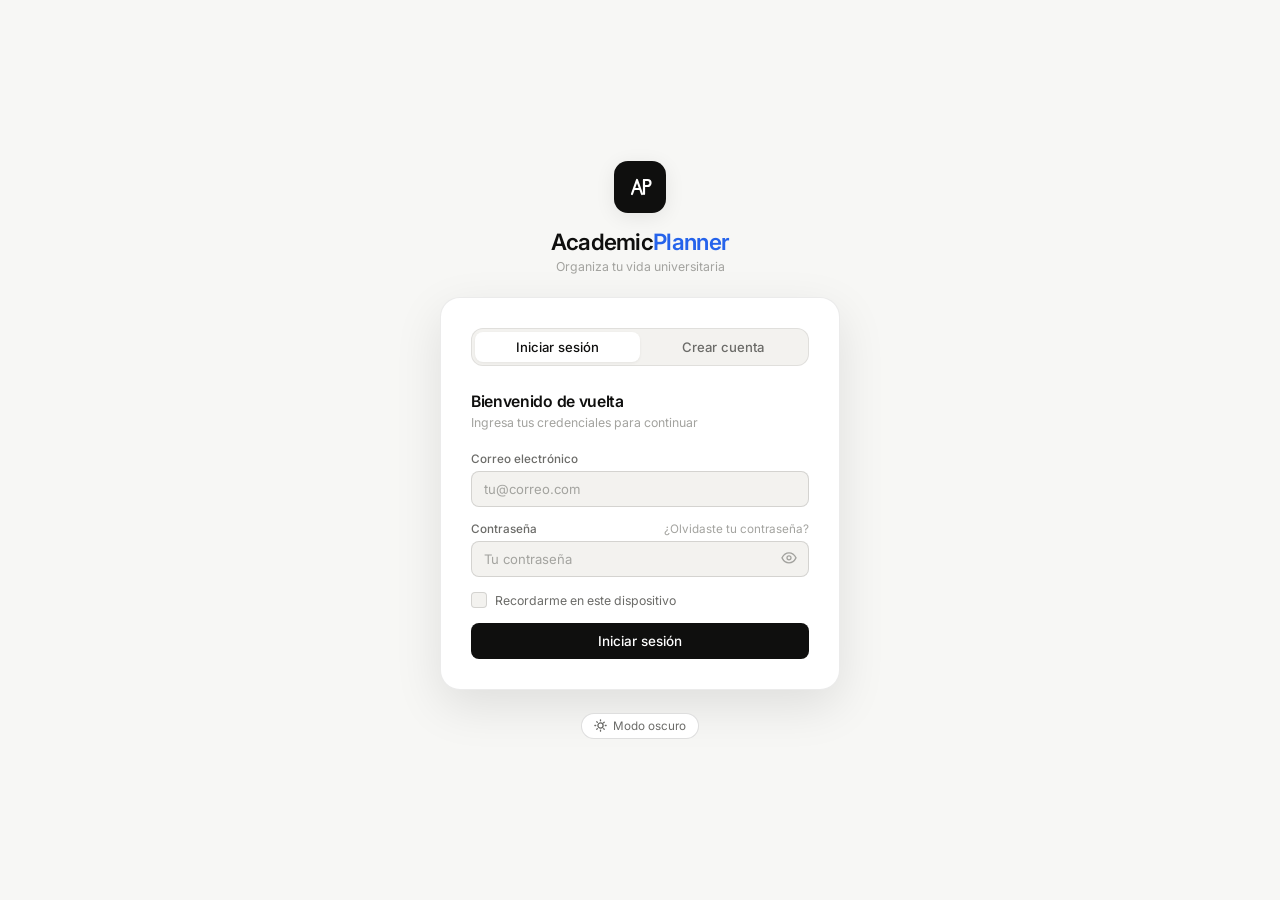
<file: index.html>
<!DOCTYPE html>
<html lang="es" data-theme="light">
<head>
  <meta charset="UTF-8" />
  <meta name="viewport" content="width=device-width, initial-scale=1.0" />
  <title>Academic Planner</title>
  <link rel="preconnect" href="https://fonts.googleapis.com" />
  <link rel="preconnect" href="https://fonts.gstatic.com" crossorigin />
  <link href="https://fonts.googleapis.com/css2?family=Inter:wght@300;400;450;500;600&family=Cal+Sans&display=swap" rel="stylesheet" />
  <link rel="stylesheet" href="css/styles.css" />
  <link rel="stylesheet" href="css/dark-mode.css" />
</head>
<body>

  <!-- =============================================
       SIDEBAR OVERLAY (mobile)
  ============================================= -->
  <div class="overlay" id="overlay" onclick="closeSidebar()"></div>

  <!-- =============================================
       SIDEBAR
  ============================================= -->
  <aside class="sidebar" id="sidebar">

    <div class="sidebar-header">
      <div class="logo">
        <div class="logo-mark"></div>
        <span class="logo-text">Academic<strong>Planner</strong></span>
      </div>
    </div>

    <!-- Profile pill -->
    <div class="sidebar-profile" id="sidebarProfile" onclick="navigate('profile')">
      <div class="avatar" id="sidebarAvatar">
        <span id="sidebarInitials">–</span>
      </div>
      <div class="profile-meta">
        <span class="profile-name" id="sidebarName">Tu perfil</span>
        <span class="profile-sub" id="sidebarSub">Estudiante</span>
      </div>
      <svg class="icon-chevron" width="14" height="14" viewBox="0 0 14 14" fill="none">
        <path d="M5 3l4 4-4 4" stroke="currentColor" stroke-width="1.5" stroke-linecap="round" stroke-linejoin="round"/>
      </svg>
    </div>

    <!-- Nav -->
    <nav class="sidebar-nav">
      <div class="nav-group-label">General</div>

      <button class="nav-item active" data-page="dashboard" onclick="navigate('dashboard')">
        <svg class="nav-icon" width="16" height="16" viewBox="0 0 16 16" fill="none">
          <rect x="1" y="1" width="6" height="6" rx="1.5" stroke="currentColor" stroke-width="1.4"/>
          <rect x="9" y="1" width="6" height="6" rx="1.5" stroke="currentColor" stroke-width="1.4"/>
          <rect x="1" y="9" width="6" height="6" rx="1.5" stroke="currentColor" stroke-width="1.4"/>
          <rect x="9" y="9" width="6" height="6" rx="1.5" stroke="currentColor" stroke-width="1.4"/>
        </svg>
        Dashboard
      </button>

      <button class="nav-item" data-page="tasks" onclick="navigate('tasks')">
        <svg class="nav-icon" width="16" height="16" viewBox="0 0 16 16" fill="none">
          <path d="M2 4h12M2 8h8M2 12h5" stroke="currentColor" stroke-width="1.4" stroke-linecap="round"/>
        </svg>
        Tareas
        <span class="nav-badge" id="navBadgeTasks">0</span>
      </button>

      <button class="nav-item" data-page="grades" onclick="navigate('grades')">
        <svg class="nav-icon" width="16" height="16" viewBox="0 0 16 16" fill="none">
          <path d="M8 1l1.9 3.8 4.2.6-3 2.9.7 4.2L8 10.4l-3.8 2 .7-4.2-3-2.9 4.2-.6L8 1z" stroke="currentColor" stroke-width="1.4" stroke-linejoin="round"/>
        </svg>
        Notas
      </button>

      <div class="nav-group-label">Productividad</div>

      <button class="nav-item" data-page="pomodoro" onclick="navigate('pomodoro')">
        <svg class="nav-icon" width="16" height="16" viewBox="0 0 16 16" fill="none">
          <circle cx="8" cy="9" r="6" stroke="currentColor" stroke-width="1.4"/>
          <path d="M8 6v3l2 1" stroke="currentColor" stroke-width="1.4" stroke-linecap="round" stroke-linejoin="round"/>
          <path d="M6 1h4" stroke="currentColor" stroke-width="1.4" stroke-linecap="round"/>
        </svg>
        Pomodoro
      </button>

      <button class="nav-item" data-page="calendar" onclick="navigate('calendar')">
        <svg class="nav-icon" width="16" height="16" viewBox="0 0 16 16" fill="none">
          <rect x="1.5" y="3" width="13" height="11.5" rx="2" stroke="currentColor" stroke-width="1.4"/>
          <path d="M1.5 7h13" stroke="currentColor" stroke-width="1.4"/>
          <path d="M5 1.5V4M11 1.5V4" stroke="currentColor" stroke-width="1.4" stroke-linecap="round"/>
        </svg>
        Calendario
      </button>

      <div class="nav-group-label">Cuenta</div>

      <button class="nav-item" data-page="profile" onclick="navigate('profile')">
        <svg class="nav-icon" width="16" height="16" viewBox="0 0 16 16" fill="none">
          <circle cx="8" cy="5" r="3" stroke="currentColor" stroke-width="1.4"/>
          <path d="M2 14c0-3.3 2.7-6 6-6s6 2.7 6 6" stroke="currentColor" stroke-width="1.4" stroke-linecap="round"/>
        </svg>
        Perfil
      </button>
    </nav>

    <!-- Footer: dark mode -->
    <div class="sidebar-footer">
      <button class="theme-btn" onclick="toggleTheme()" id="themeBtn">
        <svg id="themeIcon" width="15" height="15" viewBox="0 0 15 15" fill="none">
          <path d="M7.5 1v1M7.5 13v1M1 7.5H2M13 7.5h1M3.2 3.2l.7.7M11.1 11.1l.7.7M3.2 11.8l.7-.7M11.1 4.4l.7-.7" stroke="currentColor" stroke-width="1.4" stroke-linecap="round"/>
          <circle cx="7.5" cy="7.5" r="3" stroke="currentColor" stroke-width="1.4"/>
        </svg>
        <span id="themeLabel">Modo oscuro</span>
        <div class="toggle" id="themeToggle"></div>
      </button>
      <button class="theme-btn" onclick="logout()" style="color:var(--red,#DC2626);margin-top:2px;">
        <svg width="15" height="15" viewBox="0 0 15 15" fill="none">
          <path d="M6 2H3a1 1 0 0 0-1 1v9a1 1 0 0 0 1 1h3" stroke="currentColor" stroke-width="1.4" stroke-linecap="round"/>
          <path d="M10 10l3-2.5L10 5" stroke="currentColor" stroke-width="1.4" stroke-linecap="round" stroke-linejoin="round"/>
          <line x1="13" y1="7.5" x2="6" y2="7.5" stroke="currentColor" stroke-width="1.4" stroke-linecap="round"/>
        </svg>
        <span>Cerrar sesión</span>
      </button>
    </div>

  </aside>

  <!-- Mobile top bar -->
  <div class="topbar-mobile">
    <button class="hamburger" id="hamburger" onclick="openSidebar()">
      <span></span><span></span><span></span>
    </button>
    <span class="topbar-title" id="topbarTitle">Dashboard</span>
  </div>

  <!-- =============================================
       MAIN
  ============================================= -->
  <main class="main" id="mainContent">

    <!-- =================== DASHBOARD =================== -->
    <section class="page active" id="page-dashboard">

      <header class="page-header">
        <div>
          <h1 class="page-title" id="greetingText">Buenos días</h1>
          <p class="page-desc" id="greetingDate">–</p>
        </div>
        <button class="btn btn-primary" onclick="navigate('tasks'); setTimeout(openTaskModal,100)">
          <svg width="13" height="13" viewBox="0 0 13 13" fill="none"><path d="M6.5 1v11M1 6.5h11" stroke="currentColor" stroke-width="1.8" stroke-linecap="round"/></svg>
          Nueva tarea
        </button>
      </header>

      <!-- KPI row -->
      <div class="kpi-row">
        <div class="kpi-card">
          <div class="kpi-label">Tareas pendientes</div>
          <div class="kpi-value" id="kpiPending">0</div>
          <div class="kpi-sub" id="kpiPendingSub">–</div>
        </div>
        <div class="kpi-card">
          <div class="kpi-label">Promedio general</div>
          <div class="kpi-value" id="kpiAvg">–</div>
          <div class="kpi-sub" id="kpiAvgSub">–</div>
        </div>
        <div class="kpi-card">
          <div class="kpi-label">Pomodoros hoy</div>
          <div class="kpi-value" id="kpiPomodoros">0</div>
          <div class="kpi-sub" id="kpiPomSub">0 min de enfoque</div>
        </div>
        <div class="kpi-card">
          <div class="kpi-label">Próximo examen</div>
          <div class="kpi-value" id="kpiNextExam">–</div>
          <div class="kpi-sub" id="kpiNextExamSub">–</div>
        </div>
      </div>

      <!-- 2-col content -->
      <div class="dash-grid">

        <!-- Pending tasks -->
        <div class="card">
          <div class="card-head">
            <span class="card-title">Tareas pendientes</span>
            <div style="display:flex;gap:6px;align-items:center;">
              <button class="link-btn" onclick="openTaskModal()" title="Agregar tarea" style="
                display:inline-flex;align-items:center;gap:3px;
                padding:3px 8px;border-radius:6px;
                background:var(--accent-bg);color:var(--accent);
                font-weight:600;font-size:.78rem;
              ">+ Nueva</button>
              <button class="link-btn" onclick="navigate('tasks')">Ver todas</button>
            </div>
          </div>
          <div id="dashTasks" class="list-wrap">
            <div class="empty-msg">Sin tareas pendientes</div>
          </div>
        </div>

        <!-- Upcoming exams -->
        <div class="card">
          <div class="card-head">
            <span class="card-title">Próximos exámenes</span>
            <div style="display:flex;gap:6px;align-items:center;">
              <button class="link-btn" onclick="openEventModal(null, null, 'exam')" title="Agregar examen" style="
                display:inline-flex;align-items:center;gap:3px;
                padding:3px 8px;border-radius:6px;
                background:var(--accent-bg);color:var(--accent);
                font-weight:600;font-size:.78rem;
              ">+ Nuevo</button>
              <button class="link-btn" onclick="navigate('calendar')">Calendario</button>
            </div>
          </div>
          <div class="list-wrap" id="dashExams">
            <div class="empty-msg">Sin exámenes próximos</div>
          </div>
        </div>

        <!-- Subject averages -->
        <div class="card">
          <div class="card-head">
            <span class="card-title">Materias</span>
            <div style="display:flex;gap:6px;align-items:center;">
              <button class="link-btn" onclick="openSubjectModal()" title="Agregar materia" style="
                display:inline-flex;align-items:center;gap:3px;
                padding:3px 8px;border-radius:6px;
                background:var(--accent-bg);color:var(--accent);
                font-weight:600;font-size:.78rem;
              ">+ Nueva</button>
              <button class="link-btn" onclick="navigate('grades')">Ver notas</button>
            </div>
          </div>
          <div id="dashSubjects" class="list-wrap">
            <div class="empty-msg">Agrega materias y notas</div>
          </div>
        </div>

        <!-- Weekly study -->
        <div class="card">
          <div class="card-head">
            <span class="card-title">Estudio semanal</span>
            <button class="link-btn" onclick="navigate('pomodoro')">Timer</button>
          </div>
          <div id="dashWeekly" class="list-wrap">
            <div class="empty-msg">Usa el Pomodoro para registrar sesiones</div>
          </div>
        </div>

      </div>
    </section>

    <!-- =================== TASKS =================== -->
    <section class="page" id="page-tasks">
      <header class="page-header">
        <div>
          <h1 class="page-title">Tareas</h1>
          <p class="page-desc">Gestión y seguimiento de actividades</p>
        </div>
        <button class="btn btn-primary" onclick="openTaskModal()">
          <svg width="13" height="13" viewBox="0 0 13 13" fill="none"><path d="M6.5 1v11M1 6.5h11" stroke="currentColor" stroke-width="1.8" stroke-linecap="round"/></svg>
          Nueva tarea
        </button>
      </header>

      <!-- Toolbar -->
      <div class="toolbar">
        <div class="search-box">
          <svg class="search-icon" width="14" height="14" viewBox="0 0 14 14" fill="none">
            <circle cx="6" cy="6" r="4.5" stroke="currentColor" stroke-width="1.4"/>
            <path d="M9.5 9.5l3 3" stroke="currentColor" stroke-width="1.4" stroke-linecap="round"/>
          </svg>
          <input class="search-input" id="taskSearch" placeholder="Buscar tarea…" oninput="renderTasks()" />
        </div>
        <div class="filter-pills">
          <button class="pill active" onclick="setFilter('all',this)">Todas</button>
          <button class="pill" onclick="setFilter('pending',this)">Pendientes</button>
          <button class="pill" onclick="setFilter('done',this)">Completadas</button>
        </div>
        <select class="select-sm" id="filterSubject" onchange="renderTasks()">
          <option value="">Todas las materias</option>
        </select>
        <select class="select-sm" id="filterPriority" onchange="renderTasks()">
          <option value="">Prioridad</option>
          <option value="alta">Alta</option>
          <option value="media">Media</option>
          <option value="baja">Baja</option>
        </select>
      </div>

      <div class="task-list" id="taskList"></div>
    </section>

    <!-- =================== GRADES =================== -->
    <section class="page" id="page-grades">
      <header class="page-header">
        <div>
          <h1 class="page-title">Notas académicas</h1>
          <p class="page-desc">Materias, calificaciones y promedios</p>
        </div>
        <div class="btn-group">
          <button class="btn btn-ghost" onclick="openSubjectModal()">Nueva materia</button>
          <button class="btn btn-primary" onclick="openGradeModal()">
            <svg width="13" height="13" viewBox="0 0 13 13" fill="none"><path d="M6.5 1v11M1 6.5h11" stroke="currentColor" stroke-width="1.8" stroke-linecap="round"/></svg>
            Nueva nota
          </button>
        </div>
      </header>

      <!-- Overall banner -->
      <div class="avg-banner" id="avgBanner">
        <div class="avg-banner-left">
          <div class="avg-label">Promedio general del semestre</div>
          <div class="avg-number" id="avgNumber">–</div>
        </div>
        <div class="avg-banner-right" id="avgBannerRight"></div>
      </div>

      <div class="subjects-grid" id="subjectsGrid">
        <div class="empty-msg" style="padding:3rem;text-align:center">Agrega tu primera materia para comenzar</div>
      </div>
    </section>

    <!-- =================== POMODORO =================== -->
    <section class="page" id="page-pomodoro">
      <header class="page-header">
        <div>
          <h1 class="page-title">Pomodoro</h1>
          <p class="page-desc">Sesiones de estudio enfocado</p>
        </div>
      </header>

      <div class="pom-layout">

        <!-- Timer -->
        <div class="pom-main">
          <!-- Mode selector -->
          <div class="pom-modes">
            <button class="pom-mode active" onclick="setPomMode('focus',this)">Enfoque</button>
            <button class="pom-mode" onclick="setPomMode('short',this)">Descanso corto</button>
            <button class="pom-mode" onclick="setPomMode('long',this)">Descanso largo</button>
          </div>

          <!-- Ring timer -->
          <div class="pom-ring-wrap">
            <svg class="pom-svg" viewBox="0 0 200 200">
              <circle class="ring-track" cx="100" cy="100" r="88"/>
              <circle class="ring-fill" id="pomRing" cx="100" cy="100" r="88"
                stroke-dasharray="553" stroke-dashoffset="0"/>
            </svg>
            <div class="pom-center">
              <div class="pom-time" id="pomTime">25:00</div>
              <div class="pom-state" id="pomState">Listo</div>
            </div>
          </div>

          <!-- Controls -->
          <div class="pom-controls">
            <button class="pom-ctrl-secondary" onclick="resetPom()">
              <svg width="16" height="16" viewBox="0 0 16 16" fill="none">
                <path d="M2 8a6 6 0 1 0 1.5-3.9" stroke="currentColor" stroke-width="1.5" stroke-linecap="round"/>
                <path d="M2 4v4h4" stroke="currentColor" stroke-width="1.5" stroke-linecap="round" stroke-linejoin="round"/>
              </svg>
            </button>
            <button class="pom-ctrl-primary" id="pomBtn" onclick="togglePom()">Iniciar</button>
            <button class="pom-ctrl-secondary" onclick="skipPom()">
              <svg width="16" height="16" viewBox="0 0 16 16" fill="none">
                <path d="M3 3l8 5-8 5V3z" stroke="currentColor" stroke-width="1.5" stroke-linejoin="round"/>
                <path d="M13 3v10" stroke="currentColor" stroke-width="1.5" stroke-linecap="round"/>
              </svg>
            </button>
          </div>

          <!-- Session dots -->
          <div class="pom-dots" id="pomDots"></div>

          <!-- Config row -->
          <div class="pom-config">
            <div class="pom-cfg-item">
              <label class="cfg-label">Enfoque (min)</label>
              <input class="cfg-input" type="number" id="cfgFocus" value="25" min="1" max="60" onchange="applyPomConfig()" />
            </div>
            <div class="pom-cfg-item">
              <label class="cfg-label">Descanso corto</label>
              <input class="cfg-input" type="number" id="cfgShort" value="5" min="1" max="30" onchange="applyPomConfig()" />
            </div>
            <div class="pom-cfg-item">
              <label class="cfg-label">Descanso largo</label>
              <input class="cfg-input" type="number" id="cfgLong" value="15" min="5" max="60" onchange="applyPomConfig()" />
            </div>
          </div>
        </div>

        <!-- Stats sidebar -->
        <div class="pom-aside">
          <div class="card">
            <div class="card-head"><span class="card-title">Hoy</span></div>
            <div class="stat-rows" id="pomStatRows"></div>
          </div>
          <div class="card" style="margin-top:1rem;">
            <div class="card-head"><span class="card-title">Historial reciente</span></div>
            <div class="pom-log" id="pomLog">
              <div class="empty-msg">Sin sesiones aún</div>
            </div>
          </div>
        </div>

      </div>
    </section>

    <!-- =================== CALENDAR =================== -->
    <section class="page" id="page-calendar">
      <header class="page-header">
        <div>
          <h1 class="page-title">Calendario</h1>
          <p class="page-desc">Exámenes, entregas y eventos</p>
        </div>
        <button class="btn btn-primary" onclick="openEventModal()">
          <svg width="13" height="13" viewBox="0 0 13 13" fill="none"><path d="M6.5 1v11M1 6.5h11" stroke="currentColor" stroke-width="1.8" stroke-linecap="round"/></svg>
          Nuevo evento
        </button>
      </header>

      <div class="cal-layout">
        <!-- Grid -->
        <div class="card cal-card">
          <div class="cal-nav">
            <button class="icon-btn" onclick="calNav(-1)">
              <svg width="14" height="14" viewBox="0 0 14 14" fill="none"><path d="M9 2L4 7l5 5" stroke="currentColor" stroke-width="1.5" stroke-linecap="round" stroke-linejoin="round"/></svg>
            </button>
            <span class="cal-month-label" id="calLabel">–</span>
            <div style="display:flex;gap:6px;">
              <button class="cal-today-btn" onclick="calNav(0)">Hoy</button>
              <button class="icon-btn" onclick="calNav(1)">
                <svg width="14" height="14" viewBox="0 0 14 14" fill="none"><path d="M5 2l5 5-5 5" stroke="currentColor" stroke-width="1.5" stroke-linecap="round" stroke-linejoin="round"/></svg>
              </button>
            </div>
          </div>
          <div class="cal-grid" id="calGrid"></div>
        </div>

        <!-- Events panel -->
        <div class="cal-panel">
          <div class="card">
            <div class="card-head">
              <span class="card-title" id="calDayTitle">Selecciona un día</span>
            </div>
            <div class="list-wrap" id="calDayEvents">
              <div class="empty-msg">Sin eventos</div>
            </div>
          </div>
          <div class="card" style="margin-top:1rem;">
            <div class="card-head"><span class="card-title">Próximos</span></div>
            <div class="list-wrap" id="calUpcoming">
              <div class="empty-msg">Sin eventos próximos</div>
            </div>
          </div>
        </div>
      </div>
    </section>

    <!-- =================== PROFILE =================== -->
    <section class="page" id="page-profile">
      <header class="page-header">
        <div>
          <h1 class="page-title">Perfil</h1>
          <p class="page-desc">Información y configuración de tu cuenta</p>
        </div>
      </header>

      <div class="profile-layout">
        <!-- Info form -->
        <div class="card">
          <div class="card-head"><span class="card-title">Información personal</span></div>
          <div class="form-row">
            <div class="form-field">
              <label class="field-label">Nombre completo</label>
              <input class="field-input" id="pfName" placeholder="Ej: Ana García" />
            </div>
            <div class="form-field">
              <label class="field-label">Universidad</label>
              <input class="field-input" id="pfUniversity" placeholder="Nombre de tu universidad" />
            </div>
          </div>
          <div class="form-row">
            <div class="form-field">
              <label class="field-label">Carrera</label>
              <input class="field-input" id="pfCareer" placeholder="Ej: Ingeniería en Sistemas" />
            </div>
            <div class="form-field">
              <label class="field-label">Semestre</label>
              <input class="field-input" id="pfSemester" placeholder="Ej: 4to semestre" />
            </div>
          </div>
          <div style="display:flex;gap:.75rem;margin-top:.5rem;">
            <button class="btn btn-primary" onclick="saveProfile()">Guardar cambios</button>
            <button class="btn btn-ghost" onclick="exportData()">Exportar datos</button>
            <button class="btn btn-danger" onclick="clearData()">Borrar todo</button>
          </div>
        </div>

        <!-- Stats -->
        <div class="card">
          <div class="card-head"><span class="card-title">Resumen académico</span></div>
          <div class="stat-rows" id="profileStats"></div>
        </div>
      </div>
    </section>

  </main>

  <!-- =============================================
       MODALS
  ============================================= -->

  <!-- Task -->
  <div class="modal-bg" id="taskModal">
    <div class="modal-box">
      <div class="modal-head">
        <span class="modal-title" id="taskModalTitle">Nueva tarea</span>
        <button class="modal-close" onclick="closeModal('taskModal')">
          <svg width="14" height="14" viewBox="0 0 14 14" fill="none"><path d="M1 1l12 12M13 1L1 13" stroke="currentColor" stroke-width="1.5" stroke-linecap="round"/></svg>
        </button>
      </div>
      <div class="form-field">
        <label class="field-label">Título *</label>
        <input class="field-input" id="tTitle" placeholder="Ej: Estudiar Capítulo 3" />
      </div>
      <div class="form-field">
        <label class="field-label">Descripción</label>
        <textarea class="field-input field-textarea" id="tDesc" placeholder="Detalles opcionales…"></textarea>
      </div>
      <div class="form-row">
        <div class="form-field">
          <label class="field-label">Materia</label>
          <select class="field-select" id="tSubject">
            <option value="">Sin materia</option>
          </select>
        </div>
        <div class="form-field">
          <label class="field-label">Prioridad</label>
          <select class="field-select" id="tPriority">
            <option value="media">Media</option>
            <option value="alta">Alta</option>
            <option value="baja">Baja</option>
          </select>
        </div>
      </div>
      <div class="form-field">
        <label class="field-label">Fecha de entrega</label>
        <input class="field-input" type="date" id="tDue" />
      </div>
      <div class="modal-foot">
        <button class="btn btn-ghost" onclick="closeModal('taskModal')">Cancelar</button>
        <button class="btn btn-primary" onclick="saveTask()">Guardar</button>
      </div>
    </div>
  </div>

  <!-- Subject -->
  <div class="modal-bg" id="subjectModal">
    <div class="modal-box">
      <div class="modal-head">
        <span class="modal-title" id="subjectModalTitle">Nueva materia</span>
        <button class="modal-close" onclick="closeModal('subjectModal')">
          <svg width="14" height="14" viewBox="0 0 14 14" fill="none"><path d="M1 1l12 12M13 1L1 13" stroke="currentColor" stroke-width="1.5" stroke-linecap="round"/></svg>
        </button>
      </div>
      <div class="form-field">
        <label class="field-label">Nombre *</label>
        <input class="field-input" id="sName" placeholder="Ej: Cálculo Diferencial" />
      </div>
      <div class="form-field">
        <label class="field-label">Profesor</label>
        <input class="field-input" id="sTeacher" placeholder="Nombre del docente" />
      </div>
      <div class="form-row">
        <div class="form-field">
          <label class="field-label">Color</label>
          <select class="field-select" id="sColor">
            <option value="blue">Azul</option>
            <option value="indigo">Índigo</option>
            <option value="violet">Violeta</option>
            <option value="green">Verde</option>
            <option value="teal">Teal</option>
            <option value="orange">Naranja</option>
            <option value="rose">Rosa</option>
          </select>
        </div>
        <div class="form-field">
          <label class="field-label">Nota objetivo</label>
          <input class="field-input" type="number" id="sGoal" value="7" min="0" max="10" step="0.1" />
        </div>
      </div>
      <div class="modal-foot">
        <button class="btn btn-ghost" onclick="closeModal('subjectModal')">Cancelar</button>
        <button class="btn btn-primary" onclick="saveSubject()">Guardar</button>
      </div>
    </div>
  </div>

  <!-- Grade -->
  <div class="modal-bg" id="gradeModal">
    <div class="modal-box">
      <div class="modal-head">
        <span class="modal-title">Nueva nota</span>
        <button class="modal-close" onclick="closeModal('gradeModal')">
          <svg width="14" height="14" viewBox="0 0 14 14" fill="none"><path d="M1 1l12 12M13 1L1 13" stroke="currentColor" stroke-width="1.5" stroke-linecap="round"/></svg>
        </button>
      </div>
      <div class="form-field">
        <label class="field-label">Materia *</label>
        <select class="field-select" id="gSubject">
          <option value="">Selecciona una materia</option>
        </select>
      </div>
      <div class="form-field">
        <label class="field-label">Actividad *</label>
        <input class="field-input" id="gName" placeholder="Ej: Examen Parcial 1" />
      </div>
      <div class="form-row">
        <div class="form-field">
          <label class="field-label">Nota</label>
          <input class="field-input" type="number" id="gValue" placeholder="8.5" min="0" step="0.1" />
        </div>
        <div class="form-field">
          <label class="field-label">Sobre</label>
          <input class="field-input" type="number" id="gMax" value="10" min="0" step="0.1" />
        </div>
      </div>
      <div class="form-row">
        <div class="form-field">
          <label class="field-label">Peso (%)</label>
          <input class="field-input" type="number" id="gWeight" value="100" min="1" max="100" />
        </div>
        <div class="form-field">
          <label class="field-label">Fecha</label>
          <input class="field-input" type="date" id="gDate" />
        </div>
      </div>
      <div class="modal-foot">
        <button class="btn btn-ghost" onclick="closeModal('gradeModal')">Cancelar</button>
        <button class="btn btn-primary" onclick="saveGrade()">Guardar</button>
      </div>
    </div>
  </div>

  <!-- Event -->
  <div class="modal-bg" id="eventModal">
    <div class="modal-box">
      <div class="modal-head">
        <span class="modal-title" id="eventModalTitle">Nuevo evento</span>
        <button class="modal-close" onclick="closeModal('eventModal')">
          <svg width="14" height="14" viewBox="0 0 14 14" fill="none"><path d="M1 1l12 12M13 1L1 13" stroke="currentColor" stroke-width="1.5" stroke-linecap="round"/></svg>
        </button>
      </div>
      <div class="form-field">
        <label class="field-label">Título *</label>
        <input class="field-input" id="evTitle" placeholder="Ej: Examen Física" />
      </div>
      <div class="form-row">
        <div class="form-field">
          <label class="field-label">Tipo</label>
          <select class="field-select" id="evType">
            <option value="exam">Examen</option>
            <option value="due">Entrega</option>
            <option value="class">Clase</option>
            <option value="event">Evento</option>
            <option value="reminder">Recordatorio</option>
          </select>
        </div>
        <div class="form-field">
          <label class="field-label">Materia</label>
          <select class="field-select" id="evSubject">
            <option value="">Sin materia</option>
          </select>
        </div>
      </div>
      <div class="form-row">
        <div class="form-field">
          <label class="field-label">Fecha *</label>
          <input class="field-input" type="date" id="evDate" />
        </div>
        <div class="form-field">
          <label class="field-label">Hora</label>
          <input class="field-input" type="time" id="evTime" />
        </div>
      </div>
      <div class="form-field">
        <label class="field-label">Descripción</label>
        <textarea class="field-input field-textarea" id="evDesc" placeholder="Detalles…"></textarea>
      </div>
      <div class="modal-foot">
        <button class="btn btn-ghost" onclick="closeModal('eventModal')">Cancelar</button>
        <button class="btn btn-primary" onclick="saveEvent()">Guardar</button>
      </div>
    </div>
  </div>

  <!-- Notification toast -->
  <div class="toast-wrap" id="toastWrap"></div>

  <!-- Scripts -->
  <script src="js/app.js"></script>
  <script src="js/auth.js"></script>
  <script src="js/tasks.js"></script>
  <script src="js/grades.js"></script>
  <script src="js/pomodoro.js"></script>
  <script src="js/calendar.js"></script>

</body>
</html>
</file>
<file: css/styles.css>
/* ============================================================
   ACADEMIC PLANNER — styles.css
   Design language: Apple/Linear/Notion — minimal, clean, premium
   ============================================================ */

/* ---- GOOGLE FONTS FALLBACK ---- */
@import url('https://fonts.googleapis.com/css2?family=Inter:wght@300;400;450;500;600&display=swap');

/* ============================================================
   DESIGN TOKENS
   ============================================================ */
:root {
  /* Surfaces */
  --bg:          #F7F7F5;
  --surface:     #FFFFFF;
  --surface-2:   #F3F2EF;
  --surface-3:   #ECEAE6;

  /* Borders */
  --border:      rgba(0, 0, 0, 0.08);
  --border-2:    rgba(0, 0, 0, 0.12);

  /* Text */
  --text-1:      #0F0F0E;
  --text-2:      #6B6B68;
  --text-3:      #A3A39F;

  /* Accent — a single restrained blue */
  --accent:      #2563EB;
  --accent-bg:   rgba(37, 99, 235, 0.07);
  --accent-hover:rgba(37, 99, 235, 0.12);

  /* Semantic */
  --green:       #16A34A;
  --green-bg:    rgba(22, 163, 74, 0.08);
  --amber:       #B45309;
  --amber-bg:    rgba(180, 83, 9, 0.08);
  --red:         #DC2626;
  --red-bg:      rgba(220, 38, 38, 0.08);

  /* Subject palette — low saturation, tasteful */
  --col-blue:    #3B82F6;
  --col-indigo:  #6366F1;
  --col-violet:  #8B5CF6;
  --col-green:   #10B981;
  --col-teal:    #0D9488;
  --col-orange:  #F97316;
  --col-rose:    #F43F5E;

  /* Sidebar */
  --sidebar-w:   228px;

  /* Motion */
  --ease:        cubic-bezier(0.25, 0, 0, 1);
  --dur:         180ms;

  /* Radius */
  --r-sm:        6px;
  --r-md:        10px;
  --r-lg:        14px;
  --r-xl:        18px;

  /* Shadow — very restrained */
  --shadow-sm:   0 1px 3px rgba(0,0,0,0.05), 0 1px 2px rgba(0,0,0,0.04);
  --shadow-md:   0 4px 16px rgba(0,0,0,0.07);
  --shadow-lg:   0 12px 40px rgba(0,0,0,0.10);
  --shadow-modal:0 24px 60px rgba(0,0,0,0.14);

  /* Font */
  --font: 'Inter', -apple-system, BlinkMacSystemFont, 'Segoe UI', sans-serif;
}

/* ---- DARK MODE ---- */
[data-theme="dark"] {
  --bg:        #111110;
  --surface:   #1C1C1A;
  --surface-2: #242422;
  --surface-3: #2D2D2A;
  --border:    rgba(255, 255, 255, 0.07);
  --border-2:  rgba(255, 255, 255, 0.11);
  --text-1:    #F0EFEB;
  --text-2:    #8A8A84;
  --text-3:    #5C5C58;
  --accent-bg: rgba(37, 99, 235, 0.12);
  --green-bg:  rgba(22, 163, 74, 0.12);
  --amber-bg:  rgba(180, 83, 9, 0.12);
  --red-bg:    rgba(220, 38, 38, 0.12);
  --shadow-sm: 0 1px 3px rgba(0,0,0,0.3);
  --shadow-md: 0 4px 16px rgba(0,0,0,0.35);
  --shadow-lg: 0 12px 40px rgba(0,0,0,0.4);
}

/* ============================================================
   RESET
   ============================================================ */
*, *::before, *::after {
  box-sizing: border-box;
  margin: 0;
  padding: 0;
}
html {
  font-size: 15px;
  -webkit-font-smoothing: antialiased;
  -moz-osx-font-smoothing: grayscale;
}
body {
  font-family: var(--font);
  background: var(--bg);
  color: var(--text-1);
  line-height: 1.55;
  min-height: 100vh;
  transition: background var(--dur) var(--ease), color var(--dur) var(--ease);
}
a { text-decoration: none; color: inherit; }
ul, ol { list-style: none; }
button { cursor: pointer; font-family: var(--font); font-size: inherit; border: none; background: none; color: inherit; }
input, select, textarea {
  font-family: var(--font);
  font-size: inherit;
  color: var(--text-1);
  background: transparent;
  outline: none;
}
textarea { resize: vertical; }
img { display: block; max-width: 100%; }

/* Scrollbar — minimal */
::-webkit-scrollbar { width: 4px; height: 4px; }
::-webkit-scrollbar-track { background: transparent; }
::-webkit-scrollbar-thumb { background: var(--border-2); border-radius: 99px; }

/* ============================================================
   LAYOUT
   ============================================================ */
.sidebar {
  position: fixed;
  inset: 0 auto 0 0;
  width: var(--sidebar-w);
  background: var(--surface);
  border-right: 1px solid var(--border);
  display: flex;
  flex-direction: column;
  z-index: 100;
  overflow-y: auto;
  transition: transform var(--dur) var(--ease), background var(--dur) var(--ease);
}

.main {
  margin-left: var(--sidebar-w);
  min-height: 100vh;
  display: flex;
  flex-direction: column;
}

/* ============================================================
   SIDEBAR INTERNALS
   ============================================================ */
.sidebar-header {
  padding: 20px 16px 12px;
  border-bottom: 1px solid var(--border);
}

.logo {
  display: flex;
  align-items: center;
  gap: 8px;
}
.logo-mark {
  width: 22px;
  height: 22px;
  border-radius: 6px;
  background: var(--text-1);
  flex-shrink: 0;
}
.logo-text {
  font-size: 0.88rem;
  font-weight: 400;
  letter-spacing: -0.01em;
  color: var(--text-2);
}
.logo-text strong {
  color: var(--text-1);
  font-weight: 600;
}

/* Profile pill */
.sidebar-profile {
  margin: 10px 10px 0;
  padding: 8px 10px;
  border-radius: var(--r-md);
  display: flex;
  align-items: center;
  gap: 8px;
  cursor: pointer;
  transition: background var(--dur) var(--ease);
}
.sidebar-profile:hover { background: var(--surface-2); }

.avatar {
  width: 28px;
  height: 28px;
  border-radius: 50%;
  background: var(--text-1);
  display: flex;
  align-items: center;
  justify-content: center;
  font-size: 0.7rem;
  font-weight: 600;
  color: var(--surface);
  flex-shrink: 0;
  letter-spacing: 0;
}
.profile-meta {
  flex: 1;
  min-width: 0;
}
.profile-name {
  display: block;
  font-size: 0.82rem;
  font-weight: 500;
  white-space: nowrap;
  overflow: hidden;
  text-overflow: ellipsis;
}
.profile-sub {
  display: block;
  font-size: 0.72rem;
  color: var(--text-3);
}
.icon-chevron {
  color: var(--text-3);
  flex-shrink: 0;
}

/* Nav */
.sidebar-nav {
  flex: 1;
  padding: 8px 10px;
}
.nav-group-label {
  font-size: 0.67rem;
  font-weight: 500;
  letter-spacing: 0.07em;
  text-transform: uppercase;
  color: var(--text-3);
  padding: 10px 8px 4px;
}
.nav-item {
  width: 100%;
  display: flex;
  align-items: center;
  gap: 8px;
  padding: 6px 8px;
  border-radius: var(--r-sm);
  font-size: 0.87rem;
  font-weight: 400;
  color: var(--text-2);
  transition: background var(--dur) var(--ease), color var(--dur) var(--ease);
  margin-bottom: 1px;
  position: relative;
}
.nav-item:hover { background: var(--surface-2); color: var(--text-1); }
.nav-item.active { background: var(--surface-2); color: var(--text-1); font-weight: 500; }
.nav-icon { flex-shrink: 0; color: var(--text-3); }
.nav-item.active .nav-icon { color: var(--text-1); }
.nav-badge {
  margin-left: auto;
  font-size: 0.68rem;
  font-weight: 600;
  background: var(--text-1);
  color: var(--surface);
  border-radius: 99px;
  padding: 0 5px;
  min-width: 16px;
  text-align: center;
  line-height: 16px;
  height: 16px;
}

/* Footer */
.sidebar-footer {
  padding: 10px;
  border-top: 1px solid var(--border);
}
.theme-btn {
  display: flex;
  align-items: center;
  gap: 8px;
  width: 100%;
  padding: 6px 8px;
  border-radius: var(--r-sm);
  font-size: 0.87rem;
  color: var(--text-2);
  transition: background var(--dur) var(--ease);
}
.theme-btn:hover { background: var(--surface-2); }
.theme-btn span { flex: 1; text-align: left; }
.toggle {
  width: 32px;
  height: 18px;
  border-radius: 99px;
  background: var(--surface-3);
  border: 1px solid var(--border-2);
  position: relative;
  transition: background var(--dur) var(--ease);
  flex-shrink: 0;
}
.toggle::after {
  content: '';
  position: absolute;
  width: 12px;
  height: 12px;
  border-radius: 50%;
  background: var(--text-3);
  top: 2px;
  left: 2px;
  transition: transform var(--dur) var(--ease), background var(--dur) var(--ease);
}
[data-theme="dark"] .toggle { background: var(--accent); border-color: var(--accent); }
[data-theme="dark"] .toggle::after { background: #fff; transform: translateX(14px); }

/* Mobile */
.overlay {
  display: none;
  position: fixed;
  inset: 0;
  background: rgba(0,0,0,0.3);
  backdrop-filter: blur(2px);
  z-index: 99;
}
.topbar-mobile {
  display: none;
  position: fixed;
  top: 0; left: 0; right: 0;
  height: 52px;
  background: var(--surface);
  border-bottom: 1px solid var(--border);
  align-items: center;
  gap: 12px;
  padding: 0 16px;
  z-index: 98;
}
.hamburger {
  display: flex;
  flex-direction: column;
  gap: 4px;
  padding: 4px;
}
.hamburger span {
  display: block;
  width: 18px;
  height: 1.5px;
  background: var(--text-1);
  border-radius: 99px;
}
.topbar-title {
  font-size: 0.9rem;
  font-weight: 500;
}

/* ============================================================
   PAGE
   ============================================================ */
.page {
  display: none;
  flex: 1;
  padding: 2.5rem 2.25rem;
  animation: fadeUp 200ms var(--ease) both;
  max-width: 1100px;
}
.page.active { display: block; }
@keyframes fadeUp {
  from { opacity: 0; transform: translateY(6px); }
  to   { opacity: 1; transform: none; }
}

/* Page header */
.page-header {
  display: flex;
  align-items: flex-start;
  justify-content: space-between;
  gap: 1rem;
  margin-bottom: 2rem;
  flex-wrap: wrap;
}
.page-title {
  font-size: 1.5rem;
  font-weight: 600;
  letter-spacing: -0.03em;
  line-height: 1.2;
}
.page-desc {
  font-size: 0.85rem;
  color: var(--text-3);
  margin-top: 3px;
}

/* ============================================================
   COMPONENTS
   ============================================================ */

/* ---- Buttons ---- */
.btn {
  display: inline-flex;
  align-items: center;
  gap: 6px;
  padding: 7px 14px;
  border-radius: var(--r-sm);
  font-size: 0.85rem;
  font-weight: 500;
  line-height: 1;
  transition: background var(--dur) var(--ease), box-shadow var(--dur) var(--ease), transform var(--dur) var(--ease);
  white-space: nowrap;
  user-select: none;
}
.btn:active { transform: scale(0.97); }

.btn-primary {
  background: var(--text-1);
  color: var(--surface);
}
.btn-primary:hover {
  background: var(--text-2);
  box-shadow: 0 2px 8px rgba(0,0,0,0.15);
}
[data-theme="dark"] .btn-primary { background: var(--text-1); }

.btn-ghost {
  background: var(--surface-2);
  color: var(--text-1);
  border: 1px solid var(--border-2);
}
.btn-ghost:hover { background: var(--surface-3); }

.btn-danger {
  background: var(--red-bg);
  color: var(--red);
  border: 1px solid transparent;
}
.btn-danger:hover { background: var(--red); color: #fff; }

.btn-group { display: flex; gap: 6px; flex-wrap: wrap; }

/* Link-style button */
.link-btn {
  font-size: 0.8rem;
  color: var(--text-3);
  padding: 3px 6px;
  border-radius: var(--r-sm);
  transition: background var(--dur) var(--ease), color var(--dur) var(--ease);
}
.link-btn:hover { background: var(--surface-2); color: var(--text-2); }

/* Icon button */
.icon-btn {
  width: 28px; height: 28px;
  display: flex; align-items: center; justify-content: center;
  border-radius: var(--r-sm);
  color: var(--text-2);
  background: var(--surface-2);
  border: 1px solid var(--border);
  transition: background var(--dur) var(--ease);
}
.icon-btn:hover { background: var(--surface-3); }

/* ---- Card ---- */
.card {
  background: var(--surface);
  border: 1px solid var(--border);
  border-radius: var(--r-lg);
  padding: 1.25rem;
  box-shadow: var(--shadow-sm);
  transition: box-shadow var(--dur) var(--ease), background var(--dur) var(--ease);
}
.card:hover { box-shadow: var(--shadow-md); }

.card-head {
  display: flex;
  align-items: center;
  justify-content: space-between;
  margin-bottom: 1rem;
}
.card-title {
  font-size: 0.85rem;
  font-weight: 500;
  color: var(--text-2);
}

/* ---- Form fields ---- */
.form-row { display: grid; grid-template-columns: 1fr 1fr; gap: .75rem; margin-bottom: .75rem; }
.form-field { display: flex; flex-direction: column; gap: 5px; margin-bottom: .75rem; }
.field-label { font-size: 0.78rem; font-weight: 500; color: var(--text-2); }
.field-input {
  width: 100%;
  padding: 8px 11px;
  border: 1px solid var(--border-2);
  border-radius: var(--r-sm);
  background: var(--surface-2);
  color: var(--text-1);
  font-size: 0.875rem;
  transition: border-color var(--dur) var(--ease), box-shadow var(--dur) var(--ease);
}
.field-input:focus {
  border-color: var(--accent);
  box-shadow: 0 0 0 3px var(--accent-bg);
  background: var(--surface);
}
.field-input::placeholder { color: var(--text-3); }
.field-textarea { min-height: 72px; }
.field-select {
  width: 100%;
  padding: 8px 11px;
  border: 1px solid var(--border-2);
  border-radius: var(--r-sm);
  background: var(--surface-2);
  color: var(--text-1);
  font-size: 0.875rem;
  cursor: pointer;
  appearance: none;
  -webkit-appearance: none;
  background-image: url("data:image/svg+xml,%3Csvg width='10' height='6' fill='none' xmlns='http://www.w3.org/2000/svg'%3E%3Cpath d='M1 1l4 4 4-4' stroke='%23999' stroke-width='1.5' stroke-linecap='round' stroke-linejoin='round'/%3E%3C/svg%3E");
  background-repeat: no-repeat;
  background-position: right 10px center;
  padding-right: 28px;
  transition: border-color var(--dur) var(--ease);
}
.field-select:focus { border-color: var(--accent); box-shadow: 0 0 0 3px var(--accent-bg); }

/* Small select in toolbar */
.select-sm {
  padding: 6px 28px 6px 10px;
  border: 1px solid var(--border-2);
  border-radius: var(--r-sm);
  background: var(--surface);
  color: var(--text-2);
  font-size: 0.8rem;
  cursor: pointer;
  appearance: none;
  -webkit-appearance: none;
  background-image: url("data:image/svg+xml,%3Csvg width='10' height='6' fill='none' xmlns='http://www.w3.org/2000/svg'%3E%3Cpath d='M1 1l4 4 4-4' stroke='%23999' stroke-width='1.5' stroke-linecap='round' stroke-linejoin='round'/%3E%3C/svg%3E");
  background-repeat: no-repeat;
  background-position: right 8px center;
  transition: border-color var(--dur) var(--ease);
}
.select-sm:focus { border-color: var(--accent); }

/* ---- Modal ---- */
.modal-bg {
  position: fixed;
  inset: 0;
  background: rgba(0,0,0,0.35);
  backdrop-filter: blur(6px);
  -webkit-backdrop-filter: blur(6px);
  z-index: 500;
  display: none;
  align-items: center;
  justify-content: center;
  padding: 1rem;
}
.modal-bg.open { display: flex; }
.modal-box {
  background: var(--surface);
  border: 1px solid var(--border);
  border-radius: var(--r-xl);
  padding: 1.5rem;
  width: 100%;
  max-width: 440px;
  box-shadow: var(--shadow-modal);
  animation: modalIn 180ms var(--ease) both;
}
@keyframes modalIn {
  from { opacity: 0; transform: scale(0.97) translateY(8px); }
  to   { opacity: 1; transform: none; }
}
.modal-head {
  display: flex;
  align-items: center;
  justify-content: space-between;
  margin-bottom: 1.25rem;
}
.modal-title { font-size: 0.95rem; font-weight: 600; }
.modal-close {
  width: 26px; height: 26px;
  display: flex; align-items: center; justify-content: center;
  border-radius: var(--r-sm);
  color: var(--text-3);
  transition: background var(--dur) var(--ease), color var(--dur) var(--ease);
}
.modal-close:hover { background: var(--surface-2); color: var(--text-1); }
.modal-foot {
  display: flex;
  justify-content: flex-end;
  gap: 6px;
  margin-top: 1.25rem;
  padding-top: 1rem;
  border-top: 1px solid var(--border);
}

/* ---- Toast ---- */
.toast-wrap {
  position: fixed;
  bottom: 1.25rem;
  right: 1.25rem;
  z-index: 900;
  display: flex;
  flex-direction: column;
  gap: 6px;
}
.toast {
  background: var(--text-1);
  color: var(--surface);
  font-size: 0.82rem;
  font-weight: 450;
  padding: 10px 14px;
  border-radius: var(--r-md);
  box-shadow: var(--shadow-lg);
  animation: toastIn 220ms var(--ease), toastOut 220ms var(--ease) 2.8s forwards;
  max-width: 260px;
}
.toast.success { background: var(--green); }
.toast.error   { background: var(--red); }
@keyframes toastIn  { from { opacity:0; transform:translateY(8px); } to { opacity:1; transform:none; } }
@keyframes toastOut { to   { opacity:0; transform:translateY(4px); } }

/* ---- Tags / Badges ---- */
.tag {
  display: inline-flex;
  align-items: center;
  gap: 4px;
  padding: 2px 7px;
  border-radius: 99px;
  font-size: 0.72rem;
  font-weight: 500;
}
.tag-blue   { background: rgba(59,130,246,0.1);  color: #2563EB; }
.tag-indigo { background: rgba(99,102,241,0.1);  color: #4F46E5; }
.tag-violet { background: rgba(139,92,246,0.1);  color: #7C3AED; }
.tag-green  { background: rgba(16,185,129,0.1);  color: #059669; }
.tag-teal   { background: rgba(13,148,136,0.1);  color: #0F766E; }
.tag-orange { background: rgba(249,115,22,0.1);  color: #EA580C; }
.tag-rose   { background: rgba(244,63,94,0.1);   color: #E11D48; }

.tag-alta   { background: var(--red-bg);   color: var(--red); }
.tag-media  { background: var(--amber-bg); color: var(--amber); }
.tag-baja   { background: var(--green-bg); color: var(--green); }

/* ---- Progress bar ---- */
.prog-wrap {
  height: 4px;
  background: var(--surface-3);
  border-radius: 99px;
  overflow: hidden;
}
.prog-fill {
  height: 100%;
  border-radius: 99px;
  transition: width 0.5s var(--ease);
}

/* ---- Stat row ---- */
.stat-rows { display: flex; flex-direction: column; gap: 2px; }
.stat-row {
  display: flex;
  align-items: center;
  justify-content: space-between;
  padding: 8px 10px;
  border-radius: var(--r-sm);
  font-size: 0.85rem;
  transition: background var(--dur) var(--ease);
}
.stat-row:hover { background: var(--surface-2); }
.stat-row-label { color: var(--text-2); }
.stat-row-value { font-weight: 500; font-variant-numeric: tabular-nums; }

/* ---- List rows ---- */
.list-wrap { display: flex; flex-direction: column; gap: 2px; }
.empty-msg { font-size: 0.82rem; color: var(--text-3); padding: 8px 0; }

/* ============================================================
   DASHBOARD
   ============================================================ */
.kpi-row {
  display: grid;
  grid-template-columns: repeat(4, 1fr);
  gap: 1rem;
  margin-bottom: 1.5rem;
}
.kpi-card {
  background: var(--surface);
  border: 1px solid var(--border);
  border-radius: var(--r-lg);
  padding: 1.1rem 1.25rem;
  box-shadow: var(--shadow-sm);
  transition: box-shadow var(--dur) var(--ease);
}
.kpi-card:hover { box-shadow: var(--shadow-md); }
.kpi-label { font-size: 0.75rem; color: var(--text-3); margin-bottom: 8px; font-weight: 450; }
.kpi-value { font-size: 1.75rem; font-weight: 600; letter-spacing: -0.04em; line-height: 1; }
.kpi-sub   { font-size: 0.75rem; color: var(--text-3); margin-top: 5px; }

.dash-grid {
  display: grid;
  grid-template-columns: 1fr 1fr;
  gap: 1rem;
}

/* Dashboard mini task row */
.dash-task-row {
  display: flex;
  align-items: center;
  gap: 8px;
  padding: 7px 8px;
  border-radius: var(--r-sm);
  transition: background var(--dur) var(--ease);
  cursor: default;
}
.dash-task-row:hover { background: var(--surface-2); }
.dash-task-dot { width: 6px; height: 6px; border-radius: 50%; flex-shrink: 0; background: var(--text-3); }
.dash-task-name { flex: 1; font-size: 0.85rem; white-space: nowrap; overflow: hidden; text-overflow: ellipsis; }
.dash-task-pri { font-size: 0.7rem; }

/* Exam row */
.exam-row {
  display: flex;
  align-items: center;
  gap: 10px;
  padding: 7px 8px;
  border-radius: var(--r-sm);
  transition: background var(--dur) var(--ease);
}
.exam-row:hover { background: var(--surface-2); }
.exam-dot { width: 6px; height: 6px; border-radius: 50%; flex-shrink: 0; }
.exam-name { flex: 1; font-size: 0.85rem; font-weight: 450; }
.exam-date { font-size: 0.75rem; color: var(--text-3); }
.exam-days-tag { font-size: 0.7rem; font-weight: 600; padding: 2px 7px; border-radius: 99px; }

/* Subject avg row */
.subj-row {
  display: flex;
  align-items: center;
  gap: 10px;
  padding: 8px;
  border-radius: var(--r-sm);
  transition: background var(--dur) var(--ease);
}
.subj-row:hover { background: var(--surface-2); }
.subj-color-dot { width: 8px; height: 8px; border-radius: 50%; flex-shrink: 0; }
.subj-name { flex: 1; font-size: 0.85rem; min-width: 0; white-space: nowrap; overflow: hidden; text-overflow: ellipsis; }
.subj-avg { font-size: 0.85rem; font-weight: 600; font-variant-numeric: tabular-nums; margin-right: 8px; }
.subj-prog-wrap { width: 60px; }

/* Weekly bar chart (simple) */
.week-chart { display: flex; align-items: flex-end; gap: 6px; height: 60px; }
.week-bar-wrap { flex: 1; display: flex; flex-direction: column; align-items: center; gap: 4px; }
.week-bar-track { flex: 1; width: 100%; background: var(--surface-3); border-radius: 3px; display: flex; align-items: flex-end; overflow: hidden; }
.week-bar-fill { width: 100%; background: var(--text-3); border-radius: 3px; transition: height 0.6s var(--ease); }
.week-bar-fill.today { background: var(--text-1); }
.week-day-label { font-size: 0.65rem; color: var(--text-3); }

/* ============================================================
   TASKS PAGE
   ============================================================ */
.toolbar {
  display: flex;
  align-items: center;
  gap: 8px;
  margin-bottom: 1.25rem;
  flex-wrap: wrap;
}
.search-box {
  position: relative;
  flex: 1;
  min-width: 180px;
}
.search-icon {
  position: absolute;
  left: 10px;
  top: 50%;
  transform: translateY(-50%);
  color: var(--text-3);
  pointer-events: none;
}
.search-input {
  width: 100%;
  padding: 7px 11px 7px 32px;
  border: 1px solid var(--border-2);
  border-radius: var(--r-sm);
  background: var(--surface);
  font-size: 0.85rem;
  color: var(--text-1);
  transition: border-color var(--dur) var(--ease), box-shadow var(--dur) var(--ease);
}
.search-input:focus { border-color: var(--accent); box-shadow: 0 0 0 3px var(--accent-bg); }
.search-input::placeholder { color: var(--text-3); }

.filter-pills { display: flex; gap: 3px; }
.pill {
  padding: 6px 11px;
  border-radius: 99px;
  font-size: 0.8rem;
  font-weight: 450;
  color: var(--text-2);
  background: var(--surface);
  border: 1px solid var(--border-2);
  transition: all var(--dur) var(--ease);
}
.pill:hover { background: var(--surface-2); color: var(--text-1); }
.pill.active { background: var(--text-1); color: var(--surface); border-color: transparent; }

/* Task items */
.task-list { display: flex; flex-direction: column; gap: 4px; }
.task-item {
  display: flex;
  align-items: center;
  gap: 10px;
  padding: 10px 12px;
  background: var(--surface);
  border: 1px solid var(--border);
  border-radius: var(--r-md);
  box-shadow: var(--shadow-sm);
  transition: box-shadow var(--dur) var(--ease), opacity var(--dur) var(--ease);
  animation: fadeIn 150ms var(--ease);
}
.task-item:hover { box-shadow: var(--shadow-md); }
.task-item.done { opacity: 0.5; }
@keyframes fadeIn { from { opacity: 0; transform: translateY(4px); } to { opacity: 1; transform: none; } }

.task-check {
  width: 17px; height: 17px;
  border-radius: 5px;
  border: 1.5px solid var(--border-2);
  flex-shrink: 0;
  display: flex; align-items: center; justify-content: center;
  cursor: pointer;
  transition: all var(--dur) var(--ease);
  font-size: 0.6rem;
}
.task-check.done { background: var(--text-1); border-color: var(--text-1); color: var(--surface); }

.task-subject-line { width: 3px; height: 28px; border-radius: 99px; flex-shrink: 0; }
.task-body { flex: 1; min-width: 0; }
.task-title { font-size: 0.875rem; font-weight: 450; white-space: nowrap; overflow: hidden; text-overflow: ellipsis; }
.task-title.done { text-decoration: line-through; color: var(--text-3); }
.task-meta { display: flex; align-items: center; gap: 6px; margin-top: 2px; flex-wrap: wrap; }
.task-meta-item { font-size: 0.73rem; color: var(--text-3); }

.task-actions {
  display: flex;
  gap: 3px;
  opacity: 0;
  transition: opacity var(--dur) var(--ease);
}
.task-item:hover .task-actions { opacity: 1; }

/* ============================================================
   GRADES PAGE
   ============================================================ */
.avg-banner {
  background: var(--text-1);
  color: var(--surface);
  border-radius: var(--r-lg);
  padding: 1.5rem 1.75rem;
  display: flex;
  align-items: center;
  gap: 2rem;
  margin-bottom: 1.5rem;
  flex-wrap: wrap;
}
.avg-label { font-size: 0.75rem; opacity: 0.6; margin-bottom: 6px; font-weight: 450; }
.avg-number { font-size: 2.5rem; font-weight: 600; letter-spacing: -0.04em; line-height: 1; }
.avg-banner-right { flex: 1; min-width: 200px; display: flex; flex-direction: column; gap: 8px; }
.avg-subject-row { display: flex; align-items: center; gap: 8px; }
.avg-subject-name { font-size: 0.78rem; opacity: 0.75; min-width: 100px; }
.avg-prog-wrap { flex: 1; height: 3px; background: rgba(255,255,255,0.15); border-radius: 99px; overflow: hidden; }
.avg-prog-fill { height: 100%; background: #fff; border-radius: 99px; transition: width 0.5s var(--ease); }
.avg-subject-val { font-size: 0.78rem; font-weight: 600; min-width: 28px; text-align: right; }

.subjects-grid { display: grid; grid-template-columns: repeat(auto-fill, minmax(300px, 1fr)); gap: 1rem; }

.subject-card {
  background: var(--surface);
  border: 1px solid var(--border);
  border-radius: var(--r-lg);
  overflow: hidden;
  box-shadow: var(--shadow-sm);
  transition: box-shadow var(--dur) var(--ease);
}
.subject-card:hover { box-shadow: var(--shadow-md); }
.subject-card-head {
  padding: .9rem 1.1rem;
  display: flex;
  align-items: center;
  gap: 10px;
  border-bottom: 1px solid var(--border);
}
.subject-color-bar {
  width: 3px;
  height: 32px;
  border-radius: 99px;
  flex-shrink: 0;
}
.subject-title { flex: 1; font-size: 0.9rem; font-weight: 500; }
.subject-avg-num {
  font-size: 1.35rem;
  font-weight: 600;
  letter-spacing: -0.03em;
  font-variant-numeric: tabular-nums;
}
.subject-card-body { padding: .9rem 1.1rem; }
.grade-rows { display: flex; flex-direction: column; gap: 2px; margin-bottom: .75rem; }
.grade-row {
  display: flex;
  align-items: center;
  gap: 8px;
  padding: 5px 8px;
  border-radius: var(--r-sm);
  font-size: 0.82rem;
  transition: background var(--dur) var(--ease);
}
.grade-row:hover { background: var(--surface-2); }
.grade-name { flex: 1; color: var(--text-2); }
.grade-val { font-weight: 600; font-variant-numeric: tabular-nums; }
.grade-max { color: var(--text-3); font-size: 0.75rem; }
.grade-del { opacity: 0; transition: opacity var(--dur) var(--ease); }
.grade-row:hover .grade-del { opacity: 1; }
.subject-card-foot {
  padding: .75rem 1.1rem;
  border-top: 1px solid var(--border);
  display: flex;
  align-items: center;
  gap: 8px;
}
.subject-prog-label { font-size: 0.72rem; color: var(--text-3); }
.subject-prog-val { font-size: 0.72rem; color: var(--text-3); margin-left: auto; }

/* ============================================================
   POMODORO PAGE
   ============================================================ */
.pom-layout {
  display: grid;
  grid-template-columns: 1fr 280px;
  gap: 1.25rem;
  align-items: start;
}
.pom-main {
  background: var(--surface);
  border: 1px solid var(--border);
  border-radius: var(--r-xl);
  padding: 2.5rem 2rem;
  text-align: center;
  box-shadow: var(--shadow-sm);
}
.pom-modes {
  display: inline-flex;
  gap: 2px;
  background: var(--surface-2);
  border: 1px solid var(--border);
  border-radius: 99px;
  padding: 3px;
  margin-bottom: 2rem;
}
.pom-mode {
  padding: 5px 14px;
  border-radius: 99px;
  font-size: 0.8rem;
  font-weight: 450;
  color: var(--text-2);
  transition: all var(--dur) var(--ease);
}
.pom-mode:hover { color: var(--text-1); }
.pom-mode.active { background: var(--surface); color: var(--text-1); box-shadow: var(--shadow-sm); font-weight: 500; }

.pom-ring-wrap {
  position: relative;
  width: 200px;
  height: 200px;
  margin: 0 auto 2rem;
}
.pom-svg { width: 200px; height: 200px; transform: rotate(-90deg); }
.ring-track { fill: none; stroke: var(--surface-3); stroke-width: 6; }
.ring-fill  { fill: none; stroke: var(--text-1); stroke-width: 6; stroke-linecap: round; transition: stroke-dashoffset 1s linear, stroke 0.4s; }
[data-theme="dark"] .ring-fill { stroke: #fff; }

.pom-center {
  position: absolute;
  inset: 0;
  display: flex;
  flex-direction: column;
  align-items: center;
  justify-content: center;
}
.pom-time {
  font-size: 2.5rem;
  font-weight: 600;
  letter-spacing: -0.04em;
  font-variant-numeric: tabular-nums;
  line-height: 1;
}
.pom-state { font-size: 0.75rem; color: var(--text-3); margin-top: 5px; }

.pom-controls {
  display: flex;
  align-items: center;
  justify-content: center;
  gap: 10px;
  margin-bottom: 1.5rem;
}
.pom-ctrl-primary {
  padding: 10px 28px;
  border-radius: 99px;
  background: var(--text-1);
  color: var(--surface);
  font-size: 0.9rem;
  font-weight: 500;
  transition: all var(--dur) var(--ease);
}
.pom-ctrl-primary:hover { opacity: 0.85; }
.pom-ctrl-primary:active { transform: scale(0.97); }
.pom-ctrl-secondary {
  width: 38px; height: 38px;
  display: flex; align-items: center; justify-content: center;
  border-radius: 50%;
  background: var(--surface-2);
  border: 1px solid var(--border-2);
  color: var(--text-2);
  transition: all var(--dur) var(--ease);
}
.pom-ctrl-secondary:hover { background: var(--surface-3); }

.pom-dots { display: flex; justify-content: center; gap: 6px; margin-bottom: 2rem; }
.pom-dot {
  width: 8px; height: 8px;
  border-radius: 50%;
  background: var(--surface-3);
  border: 1px solid var(--border-2);
  transition: all var(--dur) var(--ease);
}
.pom-dot.done { background: var(--text-1); border-color: transparent; }

.pom-config {
  display: grid;
  grid-template-columns: repeat(3, 1fr);
  gap: 10px;
  border-top: 1px solid var(--border);
  padding-top: 1.5rem;
}
.pom-cfg-item { display: flex; flex-direction: column; gap: 4px; }
.cfg-label { font-size: 0.72rem; color: var(--text-3); text-align: left; }
.cfg-input {
  width: 100%;
  padding: 6px 9px;
  border: 1px solid var(--border-2);
  border-radius: var(--r-sm);
  background: var(--surface-2);
  color: var(--text-1);
  font-size: 0.85rem;
  text-align: center;
  transition: border-color var(--dur) var(--ease);
}
.cfg-input:focus { border-color: var(--accent); }

.pom-aside { display: flex; flex-direction: column; gap: 1rem; }
.pom-log { display: flex; flex-direction: column; gap: 2px; max-height: 200px; overflow-y: auto; }
.pom-log-item {
  display: flex;
  align-items: center;
  gap: 6px;
  font-size: 0.78rem;
  color: var(--text-2);
  padding: 4px 6px;
  border-radius: var(--r-sm);
}

/* ============================================================
   CALENDAR PAGE
   ============================================================ */
.cal-layout { display: grid; grid-template-columns: 1fr 270px; gap: 1.25rem; align-items: start; }
.cal-card { padding: 1.25rem; }

.cal-nav {
  display: flex;
  align-items: center;
  justify-content: space-between;
  margin-bottom: 1.25rem;
}
.cal-month-label { font-size: 0.9rem; font-weight: 500; }
.cal-today-btn {
  padding: 4px 10px;
  border-radius: 99px;
  font-size: 0.78rem;
  background: var(--surface-2);
  border: 1px solid var(--border-2);
  color: var(--text-2);
  transition: background var(--dur) var(--ease);
}
.cal-today-btn:hover { background: var(--surface-3); }

.cal-grid {
  display: grid;
  grid-template-columns: repeat(7, 1fr);
  gap: 2px;
}
.cal-day-lbl {
  font-size: 0.68rem;
  font-weight: 500;
  text-align: center;
  color: var(--text-3);
  padding: 4px;
  text-transform: uppercase;
  letter-spacing: 0.05em;
}
.cal-cell {
  aspect-ratio: 1;
  display: flex;
  flex-direction: column;
  align-items: center;
  justify-content: flex-start;
  border-radius: var(--r-sm);
  padding: 4px;
  cursor: pointer;
  transition: background var(--dur) var(--ease);
  position: relative;
  min-height: 40px;
}
.cal-cell:hover { background: var(--surface-2); }
.cal-cell.other { opacity: 0.3; }
.cal-cell.today .cal-num {
  background: var(--text-1);
  color: var(--surface);
  border-radius: 50%;
  width: 22px;
  height: 22px;
  display: flex;
  align-items: center;
  justify-content: center;
}
.cal-cell.selected { background: var(--accent-bg); }
.cal-num { font-size: 0.8rem; font-weight: 450; }
.cal-dots { display: flex; gap: 2px; flex-wrap: wrap; justify-content: center; margin-top: 2px; }
.cal-dot { width: 4px; height: 4px; border-radius: 50%; }
.cal-panel { display: flex; flex-direction: column; gap: 1rem; }

/* Event row */
.event-row {
  display: flex;
  gap: 8px;
  padding: 7px 8px;
  border-radius: var(--r-sm);
  transition: background var(--dur) var(--ease);
}
.event-row:hover { background: var(--surface-2); }
.event-bar { width: 2px; border-radius: 99px; flex-shrink: 0; align-self: stretch; }
.event-body { flex: 1; min-width: 0; }
.event-title { font-size: 0.85rem; font-weight: 450; white-space: nowrap; overflow: hidden; text-overflow: ellipsis; }
.event-meta { font-size: 0.72rem; color: var(--text-3); margin-top: 1px; }
.event-del { opacity: 0; transition: opacity var(--dur) var(--ease); }
.event-row:hover .event-del { opacity: 1; }

/* ============================================================
   PROFILE PAGE
   ============================================================ */
.profile-layout { display: grid; grid-template-columns: 1fr 1fr; gap: 1rem; }

/* ============================================================
   RESPONSIVE
   ============================================================ */
@media (max-width: 900px) {
  .kpi-row         { grid-template-columns: 1fr 1fr; }
  .dash-grid       { grid-template-columns: 1fr; }
  .pom-layout      { grid-template-columns: 1fr; }
  .cal-layout      { grid-template-columns: 1fr; }
  .profile-layout  { grid-template-columns: 1fr; }
}

@media (max-width: 768px) {
  .sidebar { transform: translateX(-100%); }
  .sidebar.open { transform: none; }
  .overlay.open { display: block; }
  .topbar-mobile { display: flex; }
  .main { margin-left: 0; }
  .page { padding: 1.25rem; padding-top: 4.5rem; }
  .kpi-row { grid-template-columns: 1fr 1fr; }
  .form-row { grid-template-columns: 1fr; }
  .subjects-grid { grid-template-columns: 1fr; }
}

@media (max-width: 480px) {
  .kpi-row { grid-template-columns: 1fr; }
  .toolbar { flex-direction: column; align-items: stretch; }
  .filter-pills { overflow-x: auto; }
  .pom-config { grid-template-columns: 1fr 1fr 1fr; }
  .page-header { flex-direction: column; }
}
</file>
<file: css/dark-mode.css>
/* ============================================================
   dark-mode.css — Ajustes adicionales para modo oscuro
   Importado automáticamente por styles.css si se necesitan
   overrides específicos que no cubre el sistema de variables.
   ============================================================ */

/* ---- Inputs en dark mode ---- */
[data-theme="dark"] .field-input,
[data-theme="dark"] .field-select,
[data-theme="dark"] .search-input,
[data-theme="dark"] .select-sm,
[data-theme="dark"] .cfg-input {
  background: var(--surface-2);
  color: var(--text-1);
  border-color: var(--border-2);
}

[data-theme="dark"] .field-input::placeholder,
[data-theme="dark"] .search-input::placeholder {
  color: var(--text-3);
}

/* ---- Logo mark en dark mode ---- */
[data-theme="dark"] .logo-mark {
  background: var(--text-1);
}

/* ---- Avatar en dark mode ---- */
[data-theme="dark"] .avatar {
  background: var(--text-1);
  color: var(--bg);
}

/* ---- Profile avatar big en dark mode ---- */
[data-theme="dark"] .profile-avatar-big {
  background: rgba(255,255,255,0.08);
  color: var(--text-1);
}

/* ---- Banner en dark mode ---- */
[data-theme="dark"] .avg-banner {
  background: var(--surface-2);
  border: 1px solid var(--border-2);
}
[data-theme="dark"] .avg-banner .avg-number,
[data-theme="dark"] .avg-banner .avg-label,
[data-theme="dark"] .avg-banner .avg-subject-name,
[data-theme="dark"] .avg-banner .avg-subject-val {
  color: var(--text-1);
}
[data-theme="dark"] .avg-prog-wrap { background: var(--surface-3); }
[data-theme="dark"] .avg-prog-fill { background: var(--accent); }

/* ---- Task check done en dark mode ---- */
[data-theme="dark"] .task-check.done {
  background: var(--text-1);
  color: var(--bg);
}

/* ---- Pom mode active en dark mode ---- */
[data-theme="dark"] .pom-mode.active {
  background: var(--surface-2);
  box-shadow: none;
}

/* ---- Nav badge en dark ---- */
[data-theme="dark"] .nav-badge {
  background: var(--accent);
  color: #fff;
}

/* ---- Pill active en dark ---- */
[data-theme="dark"] .pill.active {
  background: var(--text-1);
  color: var(--bg);
}

/* ---- Btn primary en dark ---- */
[data-theme="dark"] .btn-primary {
  background: var(--text-1);
  color: var(--bg);
}

/* ---- Select custom arrow color en dark ---- */
[data-theme="dark"] .field-select,
[data-theme="dark"] .select-sm {
  background-image: url("data:image/svg+xml,%3Csvg width='10' height='6' fill='none' xmlns='http://www.w3.org/2000/svg'%3E%3Cpath d='M1 1l4 4 4-4' stroke='%23666' stroke-width='1.5' stroke-linecap='round' stroke-linejoin='round'/%3E%3C/svg%3E");
}

/* ---- Week bar in dark ---- */
[data-theme="dark"] .week-bar-fill.today {
  background: var(--text-1);
}

/* ---- Onboarding en dark mode ---- */
[data-theme="dark"] #onboardingOverlay {
  background: var(--bg);
}

/* ---- Subject card head en dark ---- */
[data-theme="dark"] .subject-card-head,
[data-theme="dark"] .subject-card-body,
[data-theme="dark"] .subject-card-foot {
  background: var(--surface);
}

/* ---- Scrollbar en dark ---- */
[data-theme="dark"] ::-webkit-scrollbar-thumb {
  background: var(--surface-3);
}

/* ---- Toast en dark ---- */
[data-theme="dark"] .toast {
  background: var(--surface-2);
  color: var(--text-1);
  border: 1px solid var(--border-2);
}
[data-theme="dark"] .toast.success { background: var(--green); color: #fff; border-color: transparent; }
[data-theme="dark"] .toast.error   { background: var(--red);   color: #fff; border-color: transparent; }
</file>
